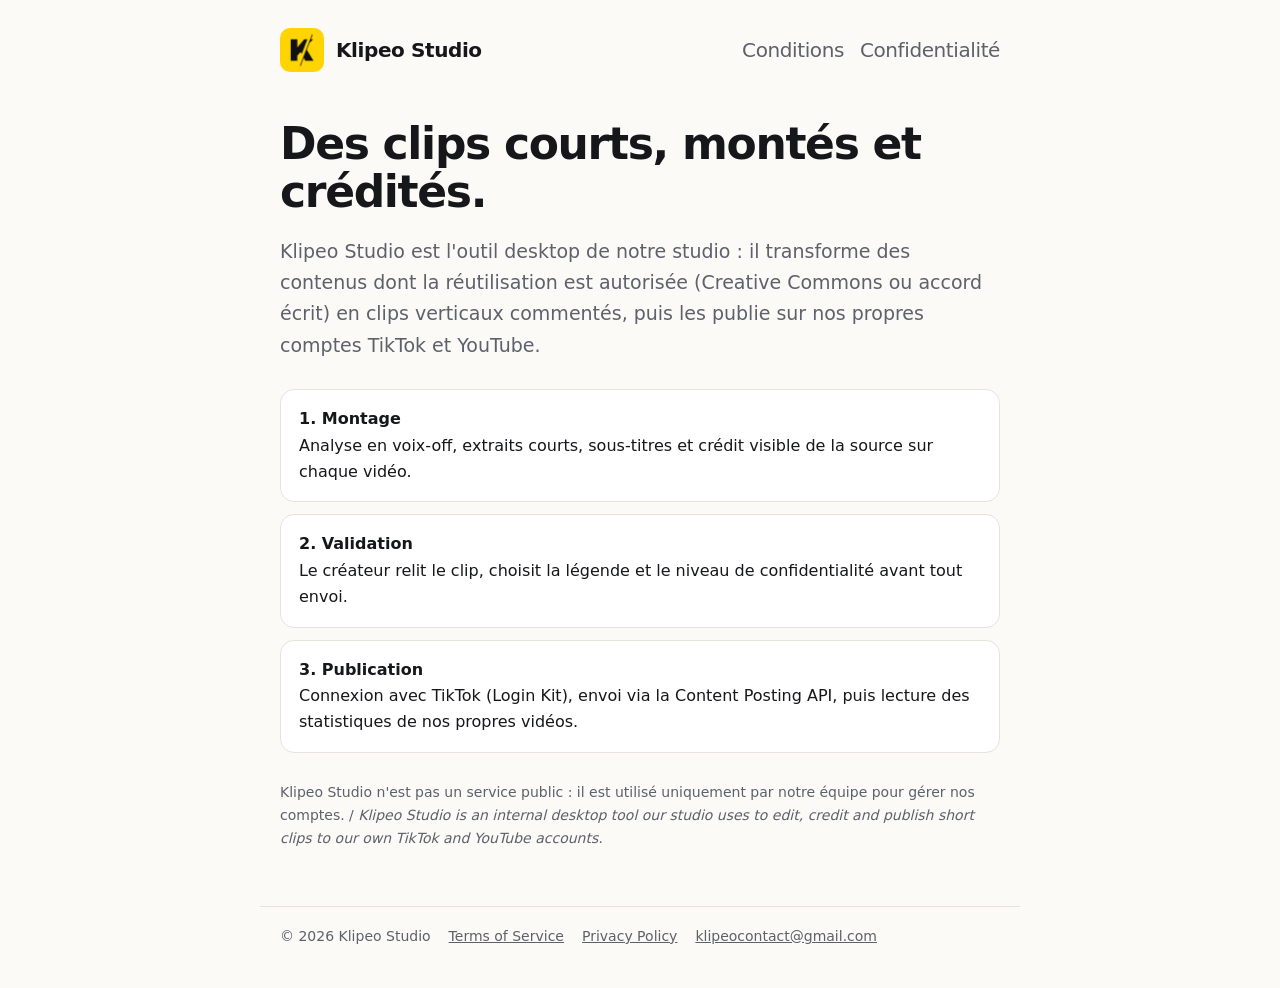
<file: index.html>
<!doctype html><html lang="fr"><head><meta charset="utf-8"><meta name="viewport" content="width=device-width,initial-scale=1"><link rel="icon" href="icon-180.png"><link rel="stylesheet" href="style.css"><title>Klipeo Studio</title><meta name="description" content="Outil de montage et de publication de clips courts, avec crédit des sources."></head><body>
<header><img src="icon-180.png" alt=""><a href="./">Klipeo Studio</a><nav><a href="terms.html">Conditions</a><a href="privacy.html">Confidentialité</a></nav></header><main>
<h1>Des clips courts, montés et crédités.</h1>
<p class="lead">Klipeo Studio est l'outil desktop de notre studio : il transforme des contenus dont la réutilisation est autorisée (Creative Commons ou accord écrit) en clips verticaux commentés, puis les publie sur nos propres comptes TikTok et YouTube.</p>
<ol class="steps">
<li><b>1. Montage</b>Analyse en voix-off, extraits courts, sous-titres et crédit visible de la source sur chaque vidéo.</li>
<li><b>2. Validation</b>Le créateur relit le clip, choisit la légende et le niveau de confidentialité avant tout envoi.</li>
<li><b>3. Publication</b>Connexion avec TikTok (Login Kit), envoi via la Content Posting API, puis lecture des statistiques de nos propres vidéos.</li>
</ol>
<p class="meta">Klipeo Studio n'est pas un service public : il est utilisé uniquement par notre équipe pour gérer nos comptes. / <i>Klipeo Studio is an internal desktop tool our studio uses to edit, credit and publish short clips to our own TikTok and YouTube accounts.</i></p>
</main><footer><span>© 2026 Klipeo Studio</span><a href="terms.html">Terms of Service</a><a href="privacy.html">Privacy Policy</a><a href="mailto:klipeocontact@gmail.com">klipeocontact@gmail.com</a></footer></body></html>
</file>
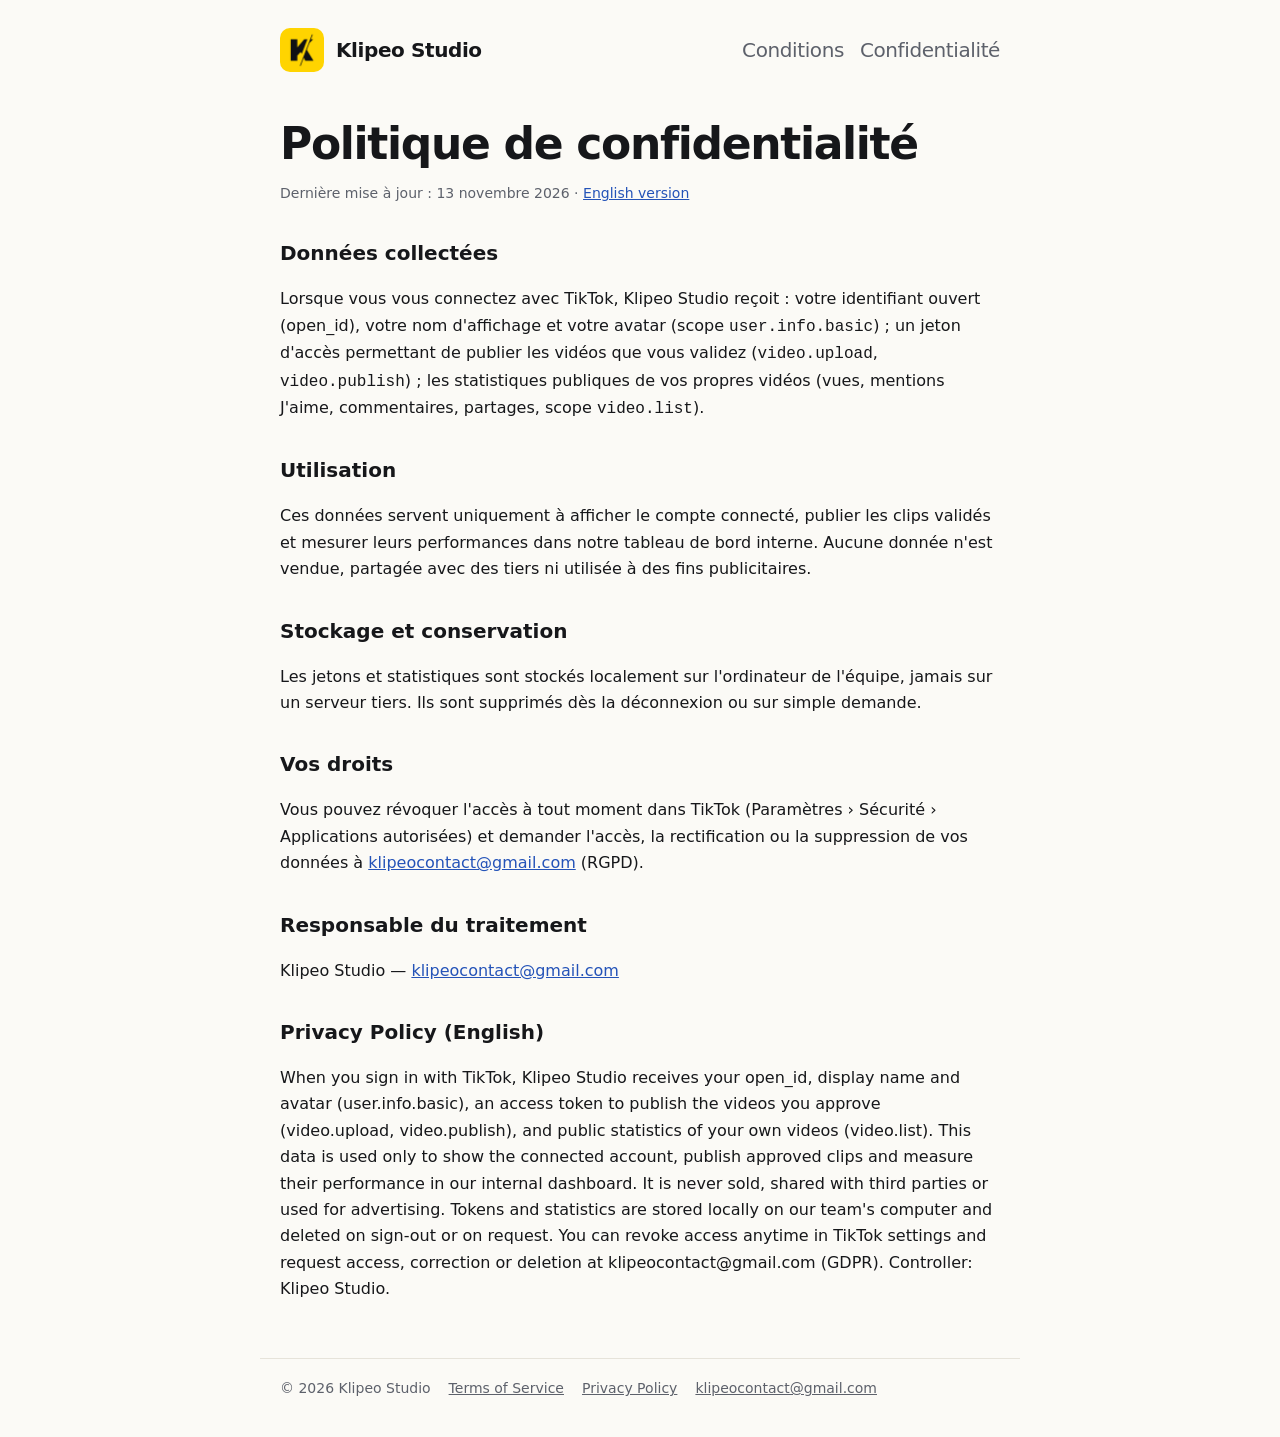
<file: privacy.html>
<!doctype html><html lang="fr"><head><meta charset="utf-8"><meta name="viewport" content="width=device-width,initial-scale=1"><link rel="icon" href="icon-180.png"><link rel="stylesheet" href="style.css"><title>Politique de confidentialité · Klipeo Studio</title></head><body>
<header><img src="icon-180.png" alt=""><a href="./">Klipeo Studio</a><nav><a href="terms.html">Conditions</a><a href="privacy.html">Confidentialité</a></nav></header><main>
<h1>Politique de confidentialité</h1><p class="meta">Dernière mise à jour : 13 novembre 2026 · <a href="#en">English version</a></p>
<h2>Données collectées</h2><p>Lorsque vous vous connectez avec TikTok, Klipeo Studio reçoit : votre identifiant ouvert (open_id), votre nom d'affichage et votre avatar (scope <code>user.info.basic</code>) ; un jeton d'accès permettant de publier les vidéos que vous validez (<code>video.upload</code>, <code>video.publish</code>) ; les statistiques publiques de vos propres vidéos (vues, mentions J'aime, commentaires, partages, scope <code>video.list</code>).</p>
<h2>Utilisation</h2><p>Ces données servent uniquement à afficher le compte connecté, publier les clips validés et mesurer leurs performances dans notre tableau de bord interne. Aucune donnée n'est vendue, partagée avec des tiers ni utilisée à des fins publicitaires.</p>
<h2>Stockage et conservation</h2><p>Les jetons et statistiques sont stockés localement sur l'ordinateur de l'équipe, jamais sur un serveur tiers. Ils sont supprimés dès la déconnexion ou sur simple demande.</p>
<h2>Vos droits</h2><p>Vous pouvez révoquer l'accès à tout moment dans TikTok (Paramètres › Sécurité › Applications autorisées) et demander l'accès, la rectification ou la suppression de vos données à <a href="mailto:klipeocontact@gmail.com">klipeocontact@gmail.com</a> (RGPD).</p>
<h2>Responsable du traitement</h2><p>Klipeo Studio — <a href="mailto:klipeocontact@gmail.com">klipeocontact@gmail.com</a></p>
<h2 id="en">Privacy Policy (English)</h2>
<p>When you sign in with TikTok, Klipeo Studio receives your open_id, display name and avatar (user.info.basic), an access token to publish the videos you approve (video.upload, video.publish), and public statistics of your own videos (video.list). This data is used only to show the connected account, publish approved clips and measure their performance in our internal dashboard. It is never sold, shared with third parties or used for advertising. Tokens and statistics are stored locally on our team's computer and deleted on sign-out or on request. You can revoke access anytime in TikTok settings and request access, correction or deletion at klipeocontact@gmail.com (GDPR). Controller: Klipeo Studio.</p>
</main><footer><span>© 2026 Klipeo Studio</span><a href="terms.html">Terms of Service</a><a href="privacy.html">Privacy Policy</a><a href="mailto:klipeocontact@gmail.com">klipeocontact@gmail.com</a></footer></body></html>
</file>
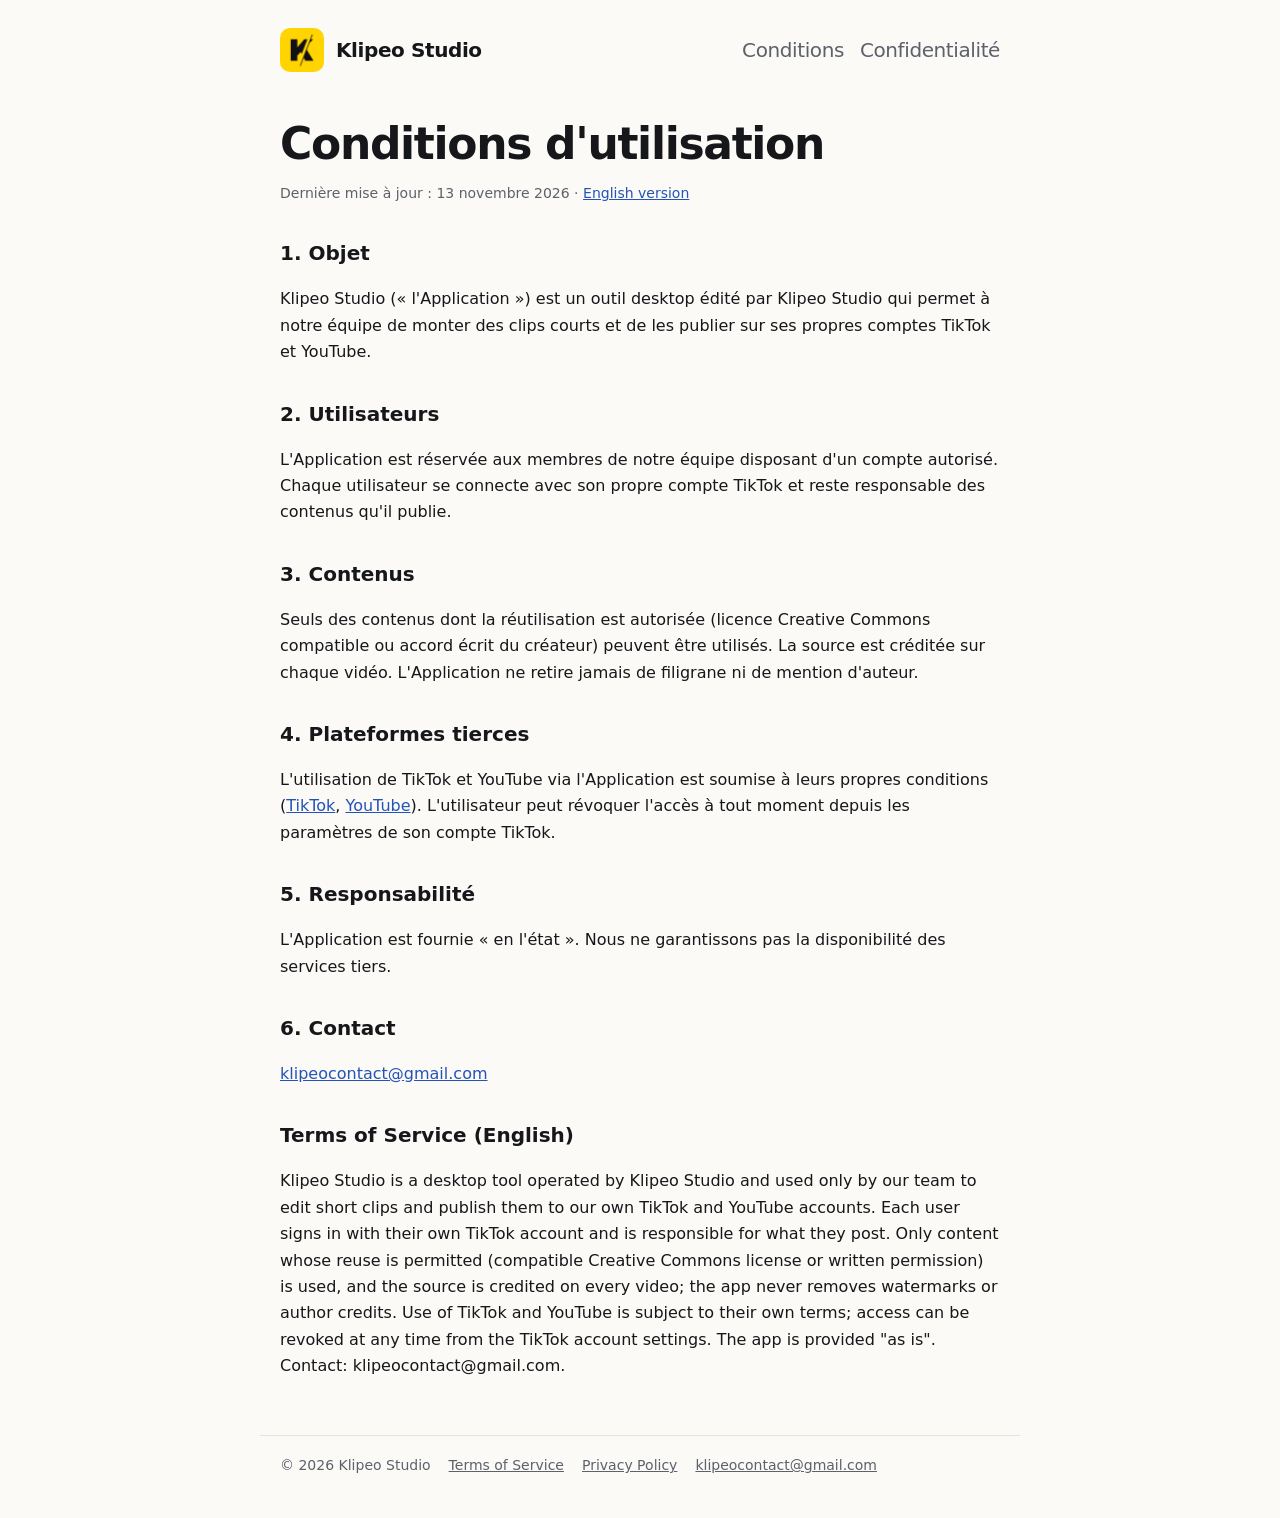
<file: terms.html>
<!doctype html><html lang="fr"><head><meta charset="utf-8"><meta name="viewport" content="width=device-width,initial-scale=1"><link rel="icon" href="icon-180.png"><link rel="stylesheet" href="style.css"><title>Conditions d'utilisation · Klipeo Studio</title></head><body>
<header><img src="icon-180.png" alt=""><a href="./">Klipeo Studio</a><nav><a href="terms.html">Conditions</a><a href="privacy.html">Confidentialité</a></nav></header><main>
<h1>Conditions d'utilisation</h1><p class="meta">Dernière mise à jour : 13 novembre 2026 · <a href="#en">English version</a></p>
<h2>1. Objet</h2><p>Klipeo Studio (« l'Application ») est un outil desktop édité par Klipeo Studio qui permet à notre équipe de monter des clips courts et de les publier sur ses propres comptes TikTok et YouTube.</p>
<h2>2. Utilisateurs</h2><p>L'Application est réservée aux membres de notre équipe disposant d'un compte autorisé. Chaque utilisateur se connecte avec son propre compte TikTok et reste responsable des contenus qu'il publie.</p>
<h2>3. Contenus</h2><p>Seuls des contenus dont la réutilisation est autorisée (licence Creative Commons compatible ou accord écrit du créateur) peuvent être utilisés. La source est créditée sur chaque vidéo. L'Application ne retire jamais de filigrane ni de mention d'auteur.</p>
<h2>4. Plateformes tierces</h2><p>L'utilisation de TikTok et YouTube via l'Application est soumise à leurs propres conditions (<a href="https://www.tiktok.com/legal/terms-of-service">TikTok</a>, <a href="https://www.youtube.com/t/terms">YouTube</a>). L'utilisateur peut révoquer l'accès à tout moment depuis les paramètres de son compte TikTok.</p>
<h2>5. Responsabilité</h2><p>L'Application est fournie « en l'état ». Nous ne garantissons pas la disponibilité des services tiers.</p>
<h2>6. Contact</h2><p><a href="mailto:klipeocontact@gmail.com">klipeocontact@gmail.com</a></p>
<h2 id="en">Terms of Service (English)</h2>
<p>Klipeo Studio is a desktop tool operated by Klipeo Studio and used only by our team to edit short clips and publish them to our own TikTok and YouTube accounts. Each user signs in with their own TikTok account and is responsible for what they post. Only content whose reuse is permitted (compatible Creative Commons license or written permission) is used, and the source is credited on every video; the app never removes watermarks or author credits. Use of TikTok and YouTube is subject to their own terms; access can be revoked at any time from the TikTok account settings. The app is provided "as is". Contact: klipeocontact@gmail.com.</p>
</main><footer><span>© 2026 Klipeo Studio</span><a href="terms.html">Terms of Service</a><a href="privacy.html">Privacy Policy</a><a href="mailto:klipeocontact@gmail.com">klipeocontact@gmail.com</a></footer></body></html>
</file>
<file: style.css>
:root{--bg:#fbfaf6;--ink:#16171a;--mut:#5d616b;--line:#e6e3da;--acc:#ffd400}
*{box-sizing:border-box}body{margin:0;background:var(--bg);color:var(--ink);font:16px/1.65 -apple-system,BlinkMacSystemFont,"Inter",system-ui,sans-serif}
header,main,footer{max-width:760px;margin:0 auto;padding:0 20px}
header{display:flex;align-items:center;gap:12px;padding-top:28px;padding-bottom:12px}header img{width:44px;height:44px;border-radius:10px}
header a{color:inherit;text-decoration:none;font-weight:800;font-size:20px;letter-spacing:-.02em}
nav{margin-left:auto;display:flex;gap:16px;font-size:14px}nav a{color:var(--mut);text-decoration:none;font-weight:500}
h1{font-size:clamp(30px,6vw,44px);line-height:1.1;letter-spacing:-.03em;margin:36px 0 12px}h2{font-size:20px;margin:32px 0 8px}
.lead{font-size:19px;color:var(--mut);max-width:60ch}.steps{display:grid;gap:12px;margin:28px 0;padding:0;list-style:none}
.steps li{background:#fff;border:1px solid var(--line);border-radius:14px;padding:16px 18px}.steps b{display:block}
mark{background:var(--acc);padding:0 4px}a{color:#2453b8}.meta{color:var(--mut);font-size:14px}
footer{border-top:1px solid var(--line);margin-top:56px;padding-top:18px;padding-bottom:40px;color:var(--mut);font-size:14px;display:flex;gap:18px;flex-wrap:wrap}
footer a{color:var(--mut)}
</file>
